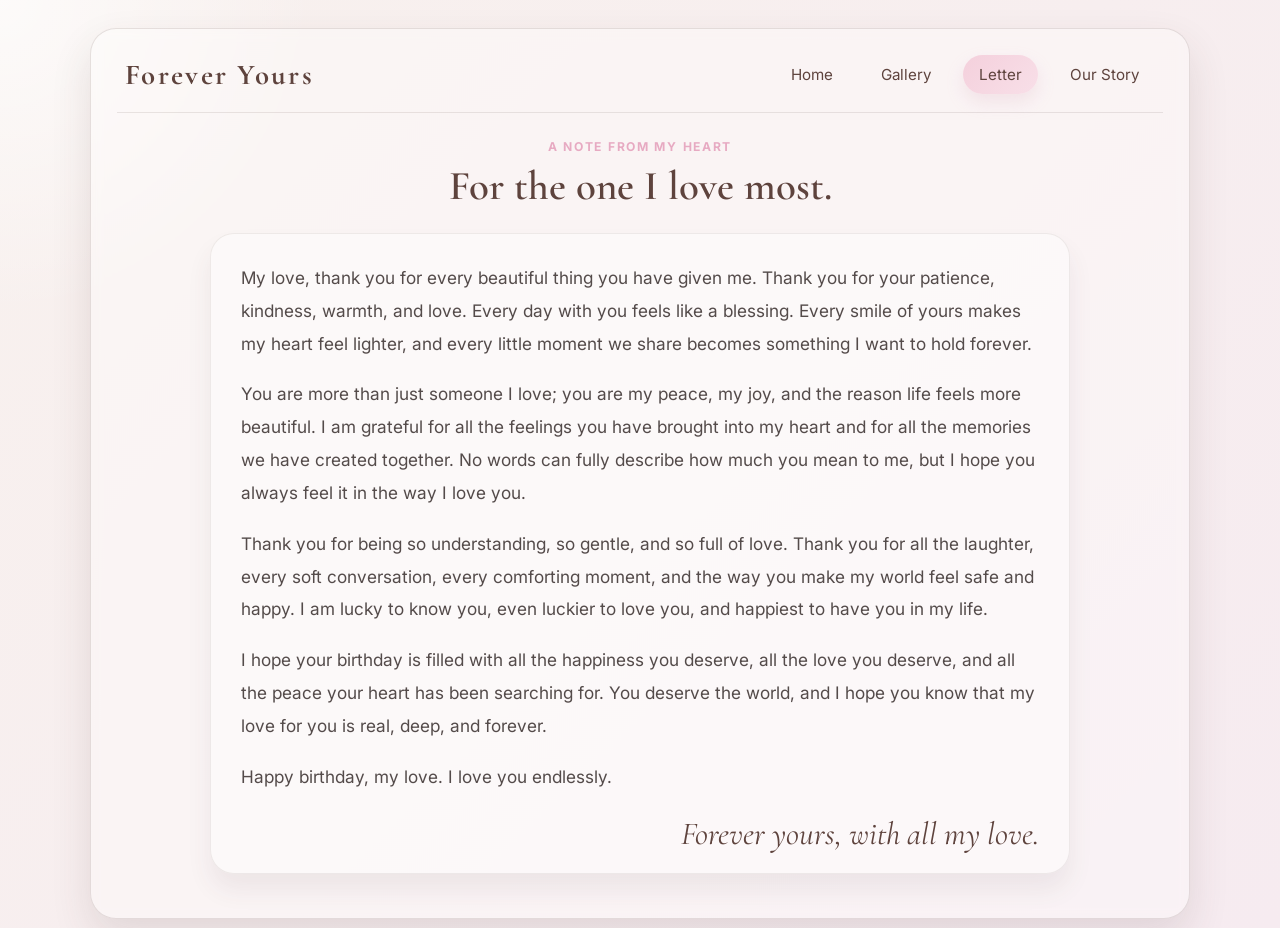
<file: letter.html>
<!DOCTYPE html>
<html lang="en">
  <head>
    <meta charset="UTF-8" />
    <meta name="viewport" content="width=device-width, initial-scale=1.0" />
    <title>Letter | For My Love</title>
    <link rel="preconnect" href="https://fonts.googleapis.com" />
    <link rel="preconnect" href="https://fonts.gstatic.com" crossorigin />
    <link href="https://fonts.googleapis.com/css2?family=Cormorant+Garamond:wght@400;500;600;700&family=Inter:wght@400;500;600;700&display=swap" rel="stylesheet" />
    <link rel="stylesheet" href="style.css" />
  </head>
  <body>
    <div class="page-shell inner-page">
      <header class="topbar">
        <div class="brand">Forever Yours</div>
        <nav class="nav" aria-label="Main navigation">
          <a href="index.html">Home</a>
          <a href="gallery.html">Gallery</a>
          <a href="letter.html" class="active">Letter</a>
          <a href="story.html">Our Story</a>
        </nav>
      </header>

      <main class="content-wrap letter-panel">
        <section class="page-header centered">
          <p class="eyebrow">A Note From My Heart</p>
          <h1>For the one I love most.</h1>
        </section>

        <article class="letter-box">
          <p>
            My love, thank you for every beautiful thing you have given me. Thank you for your patience, kindness, warmth, and love. Every day with you feels like a blessing. Every smile of yours makes my heart feel lighter, and every little moment we share becomes something I want to hold forever.
          </p>

          <p>
            You are more than just someone I love; you are my peace, my joy, and the reason life feels more beautiful. I am grateful for all the feelings you have brought into my heart and for all the memories we have created together. No words can fully describe how much you mean to me, but I hope you always feel it in the way I love you.
          </p>

          <p>
            Thank you for being so understanding, so gentle, and so full of love. Thank you for all the laughter, every soft conversation, every comforting moment, and the way you make my world feel safe and happy. I am lucky to know you, even luckier to love you, and happiest to have you in my life.
          </p>

          <p>
            I hope your birthday is filled with all the happiness you deserve, all the love you deserve, and all the peace your heart has been searching for. You deserve the world, and I hope you know that my love for you is real, deep, and forever.
          </p>

          <p>Happy birthday, my love. I love you endlessly.</p>

          <div class="signature">Forever yours, with all my love.</div>
        </article>
      </main>
    </div>

    <script src="script.js"></script>
  </body>
</html>
</file>
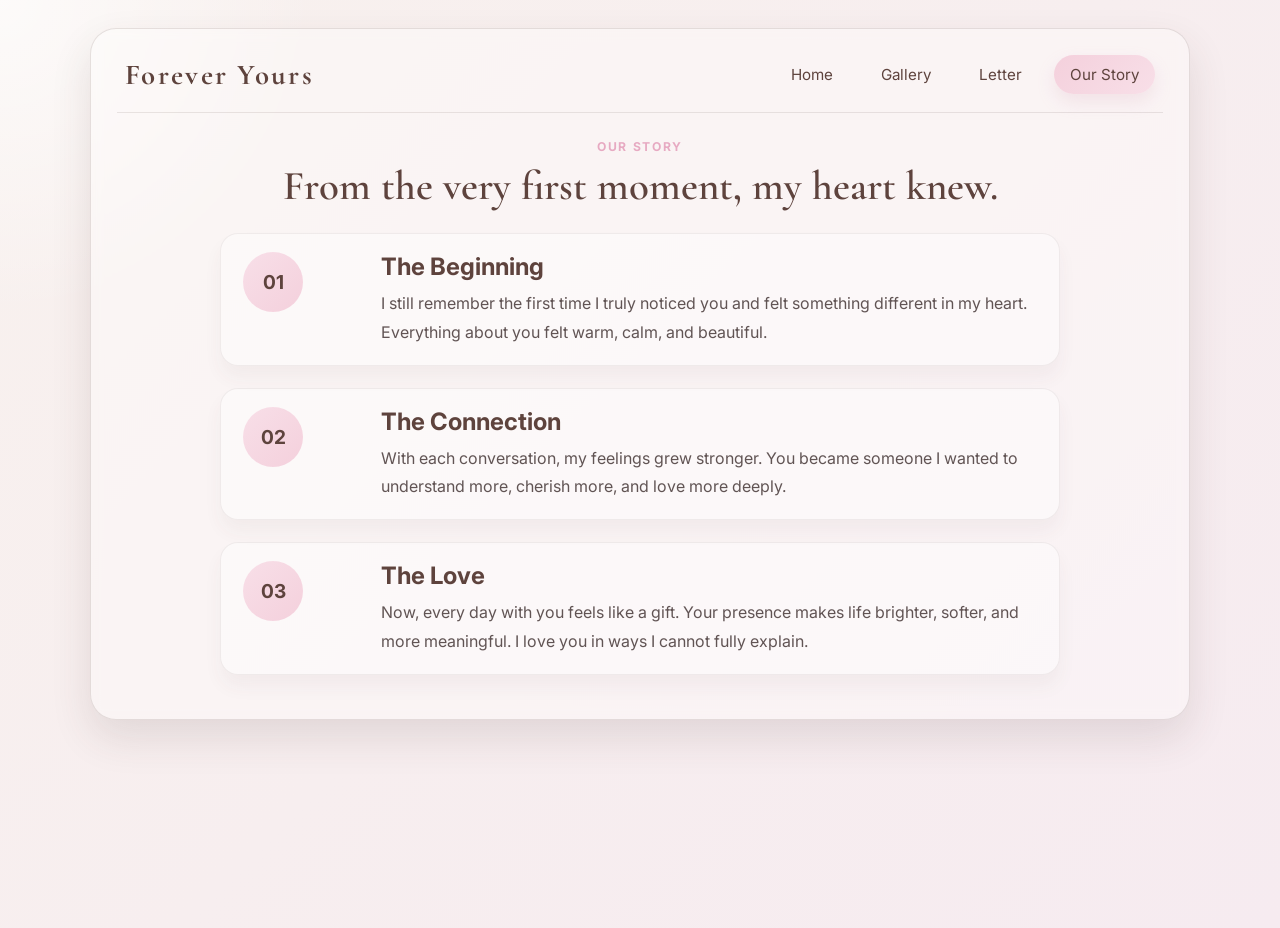
<file: story.html>
<!DOCTYPE html>
<html lang="en">
  <head>
    <meta charset="UTF-8" />
    <meta name="viewport" content="width=device-width, initial-scale=1.0" />
    <title>Our Story | For My Love</title>
    <link rel="preconnect" href="https://fonts.googleapis.com" />
    <link rel="preconnect" href="https://fonts.gstatic.com" crossorigin />
    <link href="https://fonts.googleapis.com/css2?family=Cormorant+Garamond:wght@400;500;600;700&family=Inter:wght@400;500;600;700&display=swap" rel="stylesheet" />
    <link rel="stylesheet" href="style.css" />
  </head>
  <body>
    <div class="page-shell inner-page">
      <header class="topbar">
        <div class="brand">Forever Yours</div>
        <nav class="nav" aria-label="Main navigation">
          <a href="index.html">Home</a>
          <a href="gallery.html">Gallery</a>
          <a href="letter.html">Letter</a>
          <a href="story.html" class="active">Our Story</a>
        </nav>
      </header>

      <main class="content-wrap">
        <section class="page-header centered">
          <p class="eyebrow">Our Story</p>
          <h1>From the very first moment, my heart knew.</h1>
        </section>

        <div class="timeline">
          <div class="timeline-item">
            <span class="time">01</span>
            <div class="content">
              <h3>The Beginning</h3>
              <p>
                I still remember the first time I truly noticed you and felt something different in my heart. Everything about you felt warm, calm, and beautiful.
              </p>
            </div>
          </div>

          <div class="timeline-item">
            <span class="time">02</span>
            <div class="content">
              <h3>The Connection</h3>
              <p>
                With each conversation, my feelings grew stronger. You became someone I wanted to understand more, cherish more, and love more deeply.
              </p>
            </div>
          </div>

          <div class="timeline-item">
            <span class="time">03</span>
            <div class="content">
              <h3>The Love</h3>
              <p>
                Now, every day with you feels like a gift. Your presence makes life brighter, softer, and more meaningful. I love you in ways I cannot fully explain.
              </p>
            </div>
          </div>
        </div>
      </main>
    </div>

    <script src="script.js"></script>
  </body>
</html>
</file>
<file: style.css>
:root {
  --bg: #f7efe8;
  --paper: #fffaf8;
  --rose: #f4d0dc;
  --rose-deep: #e7aac2;
  --blush: #f8ebf0;
  --brown: #5e433d;
  --text: #3a2b2a;
  --soft-pink: #f8dfe8;
  --gold: #d6b07a;
  --border: rgba(94, 67, 61, 0.15);
  --shadow: rgba(76, 49, 47, 0.12);
}

*{box-sizing:border-box} 
html{scroll-behavior:smooth} 
body{
  margin:0;
  min-height:100vh;
  background:radial-gradient(circle at top left, rgba(255,255,255,0.7), transparent 20%), linear-gradient(135deg, #f8f1ee 0%, #f6ebf0 100%);
  color:var(--text);
  font-family:"Inter", sans-serif;
}
img{max-width:100%; display:block}
a{text-decoration:none; color:inherit}

.page-shell{
  width:min(1100px, calc(100% - 32px));
  margin:28px auto;
  background:rgba(255,255,255,0.35);
  border:1px solid var(--border);
  box-shadow:0 18px 40px var(--shadow);
  border-radius:26px;
  padding:18px 26px 32px;
  backdrop-filter:blur(6px);
}

.topbar{
  display:flex;
  align-items:center;
  justify-content:space-between;
  padding:8px 8px 18px;
  border-bottom:1px solid rgba(94,67,61,0.12);
}

.brand{
  font-family:"Cormorant Garamond", serif;
  font-size:clamp(1.8rem,2vw,2.5rem);
  font-weight:700;
  letter-spacing:0.08em;
  color:var(--brown);
}

.nav{
  display:flex;
  gap:16px;
  flex-wrap:wrap;
}

.nav a{
  padding:10px 16px;
  border-radius:999px;
  font-size:0.95rem;
  color:var(--brown);
  transition:0.25s ease;
}

.nav a:hover, .nav a.active{
  background:linear-gradient(135deg, var(--rose), var(--soft-pink));
  box-shadow:0 8px 18px rgba(214,153,176,0.2);
}

.hero{
  display:grid;
  grid-template-columns:1.1fr 0.9fr;
  gap:30px;
  align-items:center;
  padding:42px 10px 26px;
}

.eyebrow{
  margin:0 0 12px;
  text-transform:uppercase;
  letter-spacing:0.14em;
  font-size:0.76rem;
  color:var(--rose-deep);
  font-weight:700;
}

.hero-copy h1, .page-header h1{
  margin:0;
  font-family:"Cormorant Garamond", serif;
  font-size:clamp(2.4rem, 4vw, 4.4rem);
  line-height:0.96;
  color:var(--brown);
  font-weight:600;
}

.lead{
  margin:18px 0 0;
  font-size:1.05rem;
  line-height:1.8;
  color:rgba(58,43,42,0.8);
  max-width:560px;
}

.cta-row{
  display:flex;
  gap:14px;
  margin-top:26px;
  flex-wrap:wrap;
}

.button{
  display:inline-flex;
  align-items:center;
  justify-content:center;
  min-height:48px;
  padding:0 20px;
  border-radius:999px;
  border:1px solid var(--border);
  font-weight:600;
  transition:transform 0.25s ease, box-shadow 0.25s ease;
}

.button:hover{
  transform:translateY(-2px);
  box-shadow:0 9px 20px rgba(214,153,176,0.18);
}

.button.primary{
  background:linear-gradient(135deg, var(--rose), var(--soft-pink));
  color:var(--brown);
}

.button.secondary{
  background:rgba(255,255,255,0.45);
  color:var(--text);
}

.hero-visual{
  position:relative;
  display:flex;
  justify-content:center;
  align-items:center;
  min-height:520px;
}

.photo-card{
  position:relative;
  width:min(100%, 470px);
  border-radius:28px;
  overflow:hidden;
  background:rgba(255,255,255,0.4);
  box-shadow:0 24px 36px rgba(118,80,76,0.14);
  border:10px solid rgba(255,255,255,0.8);
  transform:rotate(2deg);
}

.photo-card img{
  width:100%;
  min-height:520px;
  object-fit:cover;
  display:block;
}

.floating-badge{
  position:absolute;
  display:grid;
  place-items:center;
  width:60px;
  height:60px;
  border-radius:50%;
  font-size:1.6rem;
  background:rgba(255,255,255,0.7);
  border:1px solid rgba(94,67,61,0.08);
  box-shadow:0 18px 24px rgba(94,67,61,0.09);
}

.badge-one{top:20px; left:12px}
.badge-two{right:28px; top:80px}
.badge-three{left:40px; bottom:36px}

.love-grid{
  display:grid;
  grid-template-columns:repeat(3, minmax(0, 1fr));
  gap:18px;
  margin-top:20px;
  padding:8px 10px 0;
}

.mini-card{
  background:rgba(255,255,255,0.42);
  border:1px solid rgba(94,67,61,0.08);
  border-radius:22px;
  padding:28px 20px;
  text-align:center;
  box-shadow:0 12px 20px rgba(129,98,91,0.08);
}

.icon{font-size:2rem}
.mini-card h3{
  margin:12px 0 10px;
  font-size:1.3rem;
  color:var(--brown);
}
.mini-card p{
  margin:0;
  line-height:1.7;
  color:rgba(58,43,42,0.74);
}

.quote-block{
  margin-top:32px;
  padding:20px 28px;
  border-radius:22px;
  background:linear-gradient(135deg, rgba(244,208,220,0.2), rgba(255,255,255,0.3));
  border:1px solid rgba(94,67,61,0.08);
  text-align:center;
}

.quote-block p{
  margin:0;
  font-family:"Cormorant Garamond", serif;
  font-size:clamp(1.7rem, 2vw, 2.5rem);
  line-height:1.2;
  color:var(--brown);
}

.inner-page{padding-bottom:44px}
.content-wrap{padding:26px 10px 0}
.page-header{margin-bottom:26px}
.page-header.centered{text-align:center}
.page-header h1{font-size:clamp(2.2rem, 3.2vw, 3.4rem); line-height:1; max-width:760px; margin:0 auto}

.gallery-grid{
  display:grid;
  grid-template-columns:repeat(3, minmax(0, 1fr));
  gap:20px;
  padding-top:8px;
}

.gallery-card{
  border-radius:22px;
  overflow:hidden;
  background:rgba(255,255,255,0.3);
  border:1px solid var(--border);
  box-shadow:0 16px 24px rgba(94,67,61,0.08);
  min-height:260px;
}

.gallery-card img{
  width:100%;
  height:100%;
  min-height:260px;
  object-fit:cover;
  display:block;
}

.gallery-card.tall{grid-row:span 2; min-height:540px}
.gallery-card.wide{grid-column:span 2}

.letter-panel{display:flex; flex-direction:column; align-items:center}
.letter-box{
  width:min(860px, 100%);
  background:rgba(255,255,255,0.42);
  border:1px solid rgba(94,67,61,0.09);
  border-radius:24px;
  padding:28px 30px 20px;
  box-shadow:0 16px 24px rgba(94,67,61,0.08);
}

.letter-box p{
  margin:0 0 18px;
  font-size:1.08rem;
  line-height:1.9;
  color:rgba(41,31,30,0.8);
}

.signature{
  margin-top:20px;
  text-align:right;
  font-family:"Cormorant Garamond", serif;
  font-size:clamp(1.8rem, 2.5vw, 2.3rem);
  color:var(--brown);
  font-style:italic;
}

.timeline{
  display:flex;
  flex-direction:column;
  gap:22px;
  width:min(840px, 100%);
  margin:0 auto;
}

.timeline-item{
  display:grid;
  grid-template-columns:120px 1fr;
  gap:18px;
  align-items:start;
  padding:18px 22px;
  background:rgba(255,255,255,0.38);
  border:1px solid rgba(94,67,61,0.08);
  border-radius:18px;
  box-shadow:0 12px 18px rgba(94,67,61,0.05);
}

.time{
  display:inline-flex;
  align-items:center;
  justify-content:center;
  height:60px;
  width:60px;
  border-radius:50%;
  background:linear-gradient(135deg, var(--soft-pink), var(--rose));
  color:var(--brown);
  font-size:1.2rem;
  font-weight:700;
}

.content h3{margin:0 0 8px; color:var(--brown); font-size:1.5rem}
.content p{margin:0; line-height:1.8; color:rgba(58,43,42,0.8)}

@media (max-width:820px){
  .hero{grid-template-columns:1fr; text-align:center}
  .lead{margin-left:auto; margin-right:auto}
  .cta-row{justify-content:center}
  .love-grid, .gallery-grid{grid-template-columns:1fr}
  .gallery-card.tall, .gallery-card.wide{grid-column:auto; grid-row:auto; min-height:360px}
  .timeline-item{grid-template-columns:1fr}
  .time{width:52px; height:52px}
}

@media (max-width:560px){
  .page-shell{width:min(100% - 18px, 1100px); margin:14px auto; padding:12px 12px 22px}
  .topbar{flex-direction:column; gap:12px}
  .nav{justify-content:center}
  .nav a{padding:8px 12px; font-size:0.85rem}
  .hero{padding-top:20px}
  .photo-card img{min-height:420px}
  .letter-box{padding:22px 18px 18px}
}
</file>
